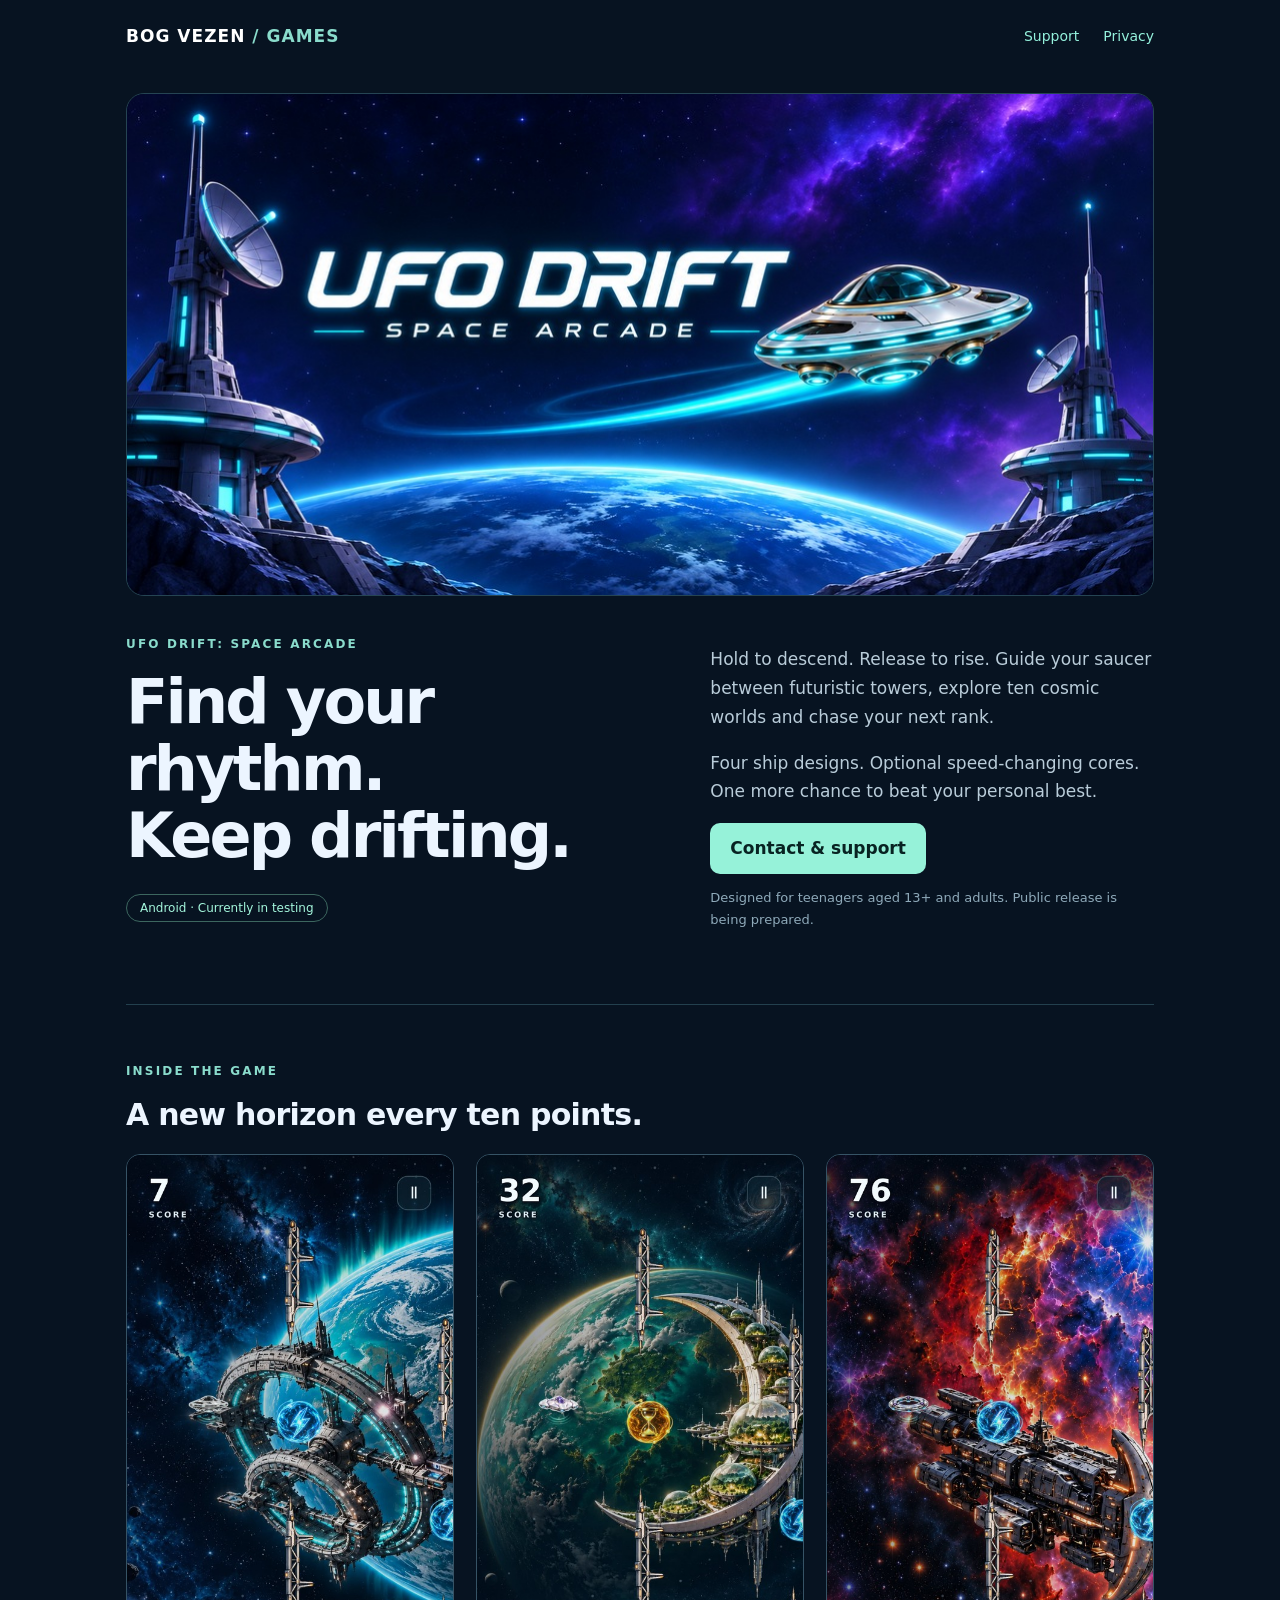
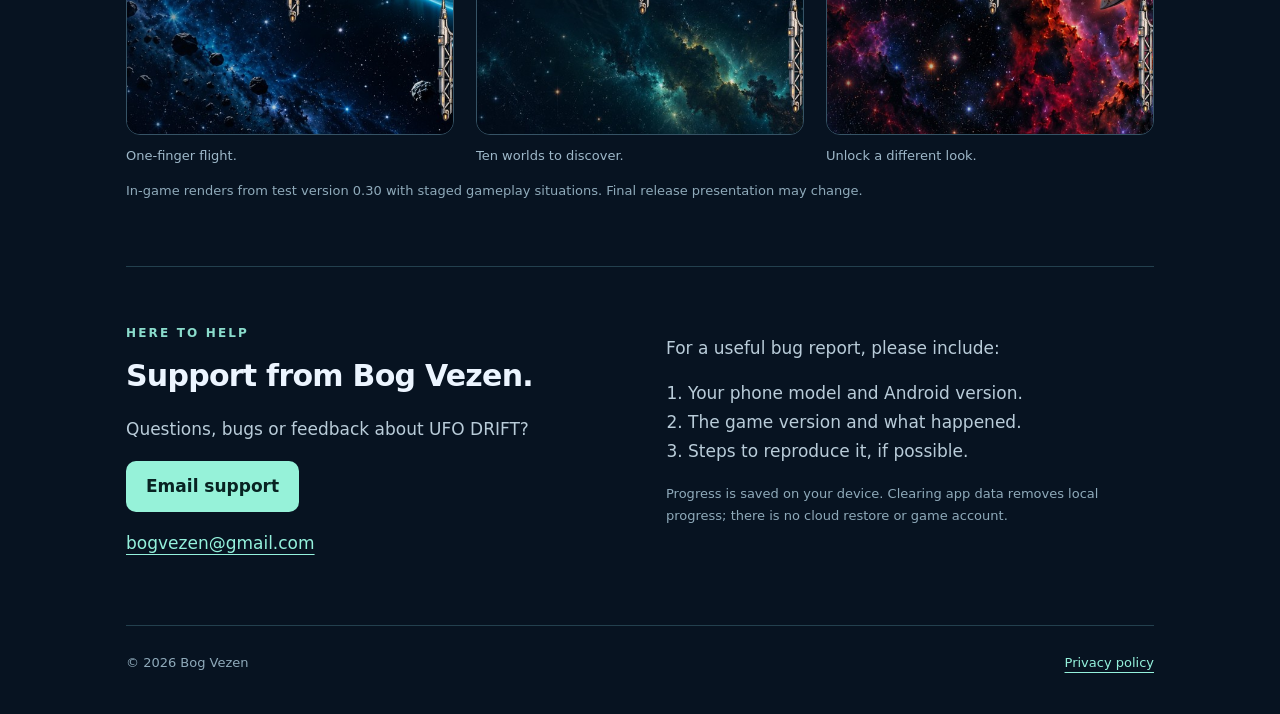
<file: index.html>
<!doctype html><html lang="en"><head><meta charset="utf-8"><meta name="viewport" content="width=device-width,initial-scale=1"><meta name="theme-color" content="#071321"><link rel="icon" href="icon.png"><link rel="stylesheet" href="style.css"><title>UFO DRIFT: Space Arcade · Bog Vezen</title><meta name="description" content="UFO DRIFT by Bog Vezen. A one-finger space arcade game. Game information, support and privacy."></head><body><div class="wrap"><header><a class="brand" href="index.html">BOG VEZEN<span style="color:#8adccc"> / GAMES</span></a><nav aria-label="Main navigation"><a href="index.html#support">Support</a><a href="privacy.html">Privacy</a></nav></header><main><section class="hero"><img class="banner" src="ufo-drift-banner.jpg" width="1024" height="500" alt="UFO DRIFT: Space Arcade — a silver saucer with cyan engines drifting above a planet between antenna towers"><div class="intro"><div><span class="eyebrow">UFO DRIFT: Space Arcade</span><h1>Find your rhythm.<br>Keep drifting.</h1><span class="pill">Android · Currently in testing</span></div><div><p>Hold to descend. Release to rise. Guide your saucer between futuristic towers, explore ten cosmic worlds and chase your next rank.</p><p>Four ship designs. Optional speed-changing cores. One more chance to beat your personal best.</p><a class="button" href="#support">Contact &amp; support</a><p class="note">Designed for teenagers aged 13+ and adults. Public release is being prepared.</p></div></div></section><section class="section" aria-labelledby="worlds"><span class="eyebrow">Inside the game</span><h2 id="worlds">A new horizon every ten points.</h2><div class="screens"><figure><img src="world-1.jpg" width="540" height="960" loading="lazy" alt="Classic Saucer navigating antenna towers in Blue Orbit"><figcaption>One-finger flight.</figcaption></figure><figure><img src="world-2.jpg" width="540" height="960" loading="lazy" alt="Crystal Glider passing towers beside an orbital station"><figcaption>Ten worlds to discover.</figcaption></figure><figure><img src="world-3.jpg" width="540" height="960" loading="lazy" alt="Nova Ring flying through a glowing nebula"><figcaption>Unlock a different look.</figcaption></figure></div><p class="note">In-game renders from test version 0.30 with staged gameplay situations. Final release presentation may change.</p></section><section class="section support" id="support"><div><span class="eyebrow">Here to help</span><h2>Support from Bog Vezen.</h2><p>Questions, bugs or feedback about UFO DRIFT?</p><a class="button" href="mailto:bogvezen@gmail.com?subject=UFO%20DRIFT%20Support">Email support</a><p><a href="mailto:bogvezen@gmail.com">bogvezen@gmail.com</a></p></div><div><p>For a useful bug report, please include:</p><ol><li>Your phone model and Android version.</li><li>The game version and what happened.</li><li>Steps to reproduce it, if possible.</li></ol><p class="note">Progress is saved on your device. Clearing app data removes local progress; there is no cloud restore or game account.</p></div></section></main><footer><span>© 2026 Bog Vezen</span><a href="privacy.html">Privacy policy</a></footer></div></body></html>
</file>
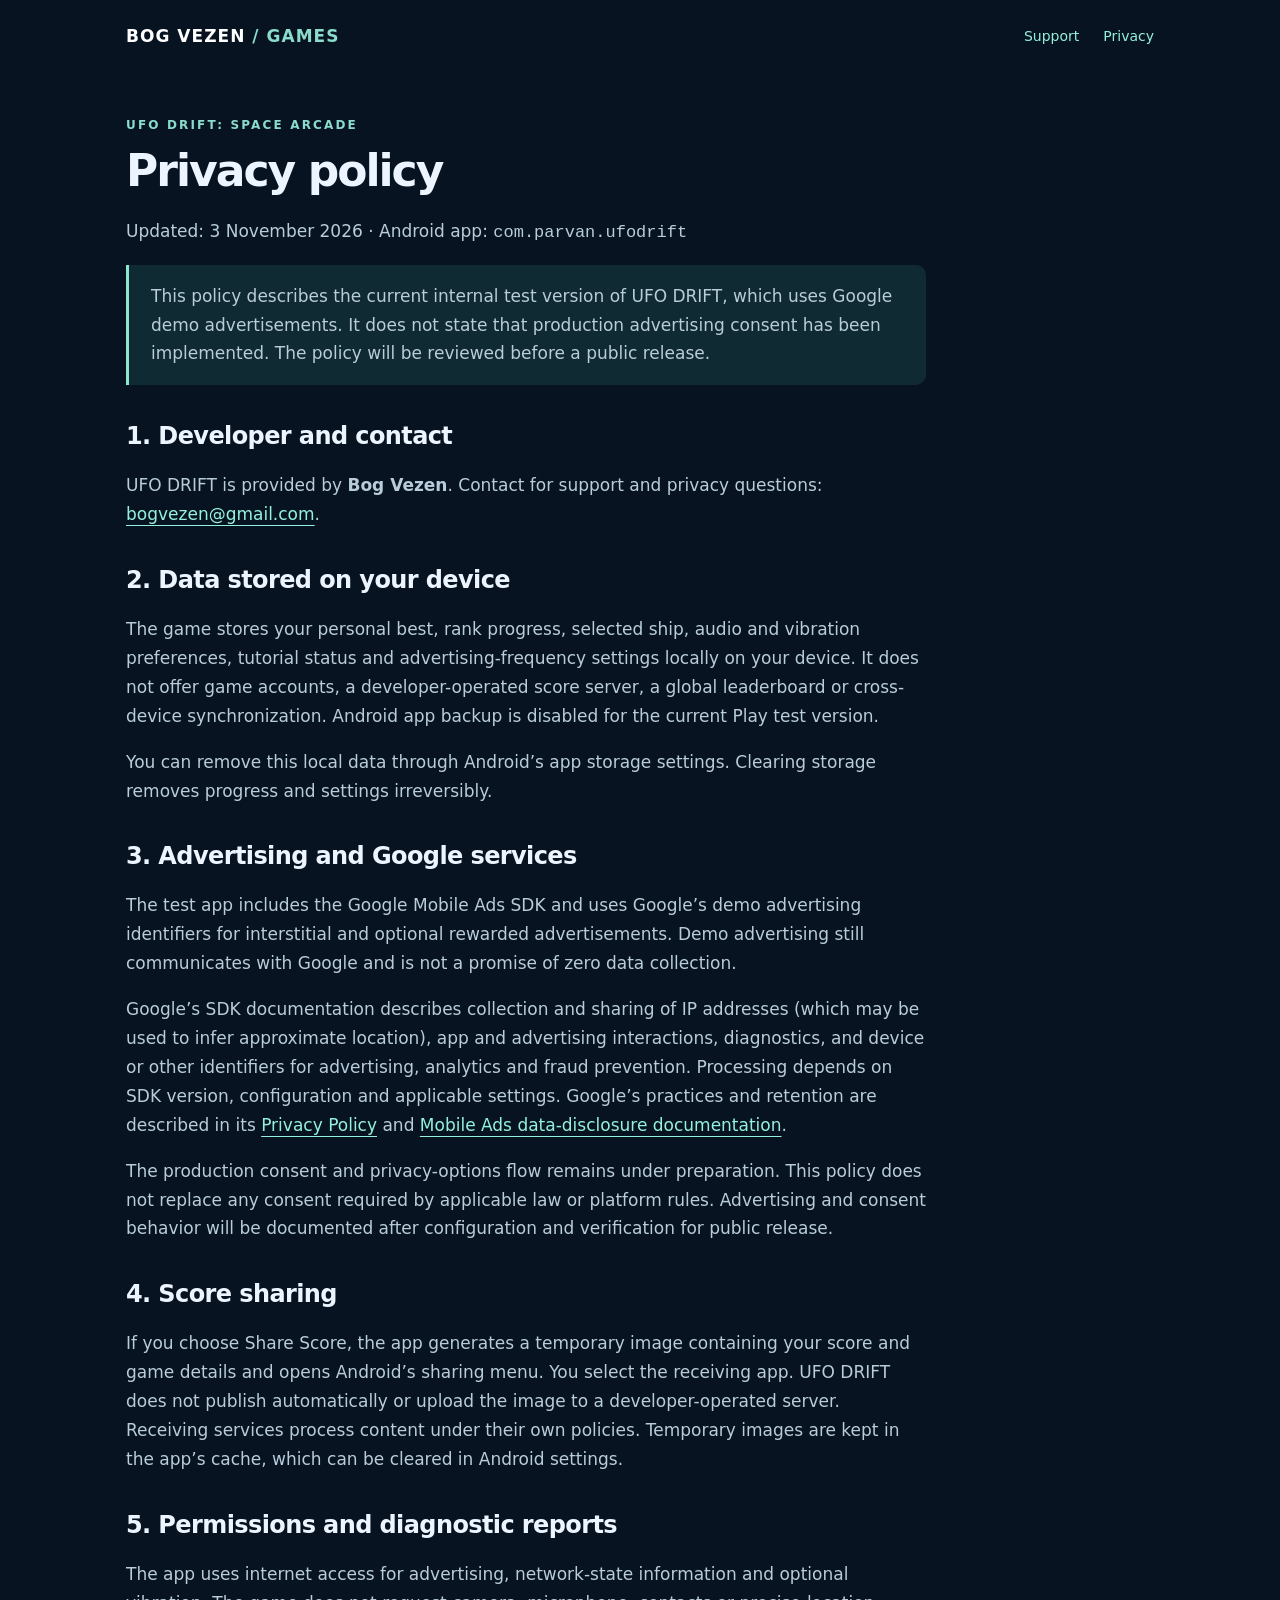
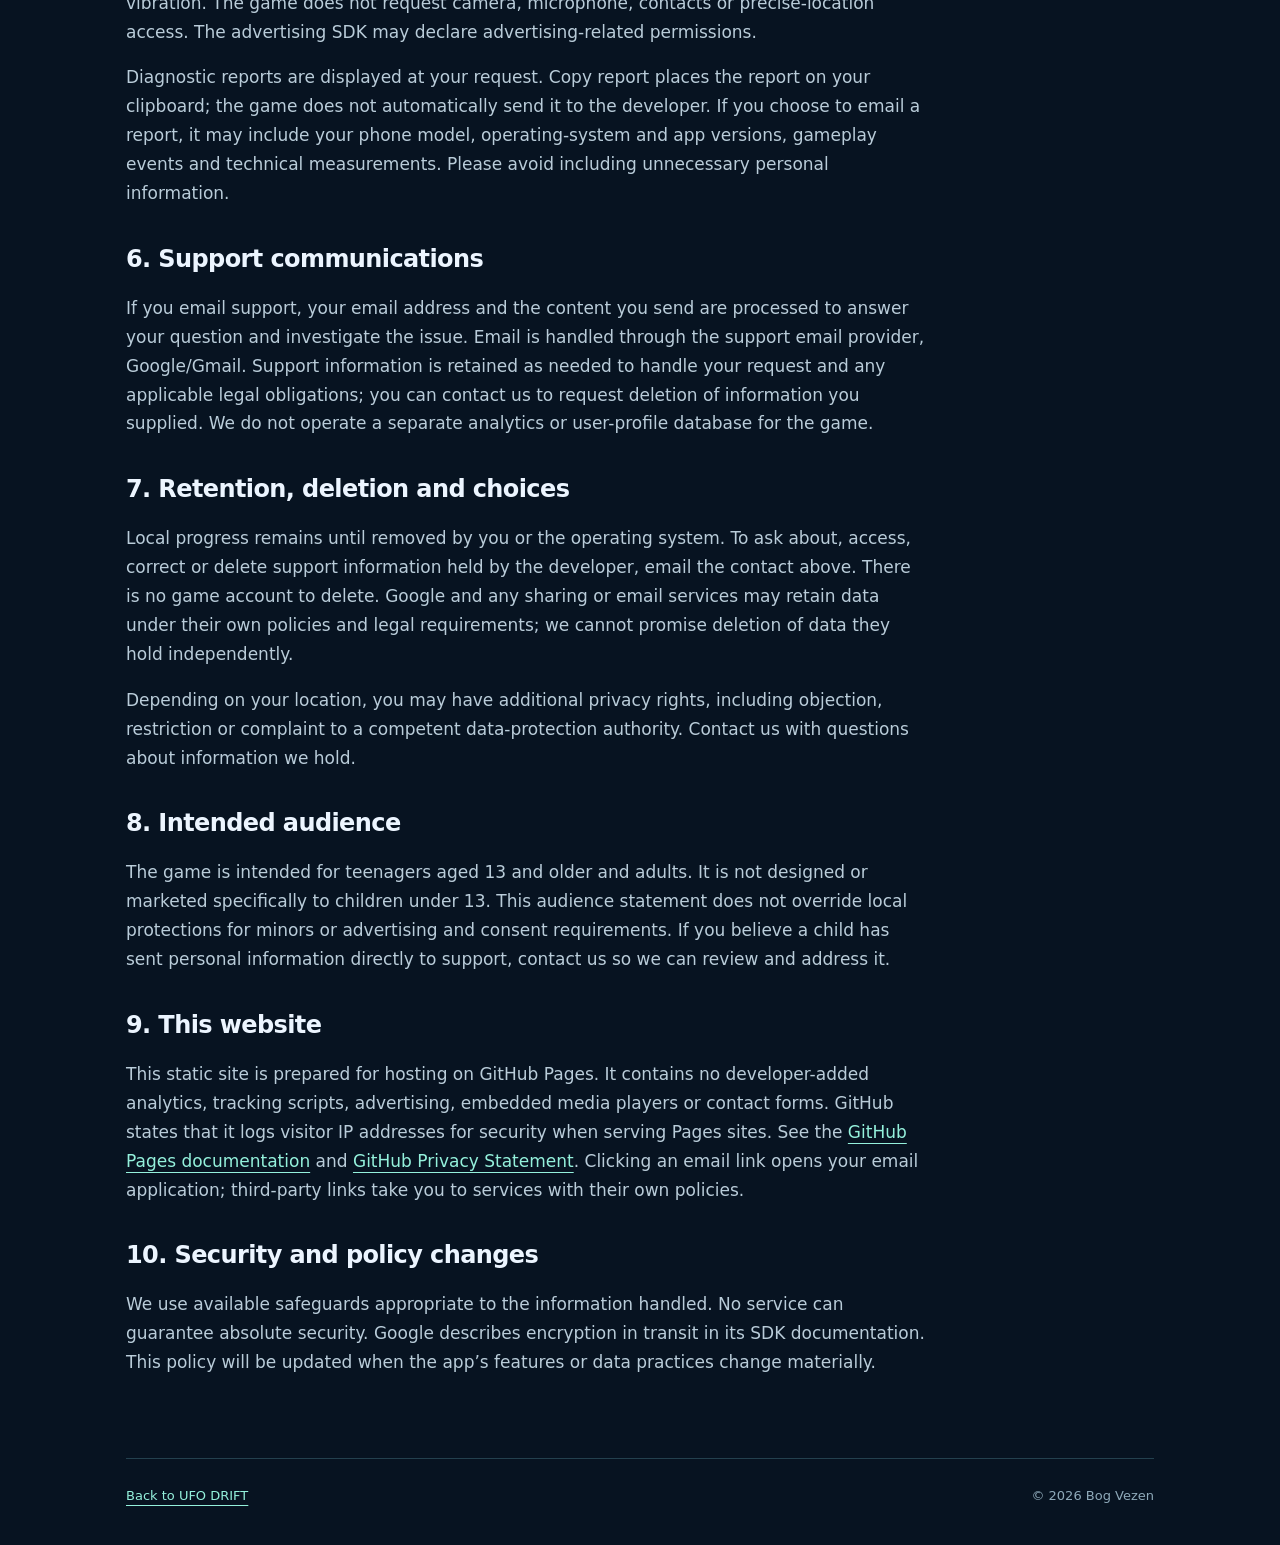
<file: privacy.html>
<!doctype html><html lang="en"><head><meta charset="utf-8"><meta name="viewport" content="width=device-width,initial-scale=1"><meta name="theme-color" content="#071321"><link rel="icon" href="icon.png"><link rel="stylesheet" href="style.css"><title>Privacy policy · UFO DRIFT · Bog Vezen</title></head><body><div class="wrap"><header><a class="brand" href="index.html">BOG VEZEN<span style="color:#8adccc"> / GAMES</span></a><nav aria-label="Main navigation"><a href="index.html#support">Support</a><a href="privacy.html">Privacy</a></nav></header><main class="policy"><p class="eyebrow">UFO DRIFT: Space Arcade</p><h1>Privacy policy</h1><p>Updated: 3 November 2026 · Android app: <code>com.parvan.ufodrift</code></p><p class="notice">This policy describes the current internal test version of UFO DRIFT, which uses Google demo advertisements. It does not state that production advertising consent has been implemented. The policy will be reviewed before a public release.</p>
<h2>1. Developer and contact</h2><p>UFO DRIFT is provided by <strong>Bog Vezen</strong>. Contact for support and privacy questions: <a href="mailto:bogvezen@gmail.com">bogvezen@gmail.com</a>.</p>
<h2>2. Data stored on your device</h2><p>The game stores your personal best, rank progress, selected ship, audio and vibration preferences, tutorial status and advertising-frequency settings locally on your device. It does not offer game accounts, a developer-operated score server, a global leaderboard or cross-device synchronization. Android app backup is disabled for the current Play test version.</p><p>You can remove this local data through Android’s app storage settings. Clearing storage removes progress and settings irreversibly.</p>
<h2>3. Advertising and Google services</h2><p>The test app includes the Google Mobile Ads SDK and uses Google’s demo advertising identifiers for interstitial and optional rewarded advertisements. Demo advertising still communicates with Google and is not a promise of zero data collection.</p><p>Google’s SDK documentation describes collection and sharing of IP addresses (which may be used to infer approximate location), app and advertising interactions, diagnostics, and device or other identifiers for advertising, analytics and fraud prevention. Processing depends on SDK version, configuration and applicable settings. Google’s practices and retention are described in its <a href="https://policies.google.com/privacy">Privacy Policy</a> and <a href="https://developers.google.com/admob/android/privacy/play-data-disclosure">Mobile Ads data-disclosure documentation</a>.</p><p>The production consent and privacy-options flow remains under preparation. This policy does not replace any consent required by applicable law or platform rules. Advertising and consent behavior will be documented after configuration and verification for public release.</p>
<h2>4. Score sharing</h2><p>If you choose Share Score, the app generates a temporary image containing your score and game details and opens Android’s sharing menu. You select the receiving app. UFO DRIFT does not publish automatically or upload the image to a developer-operated server. Receiving services process content under their own policies. Temporary images are kept in the app’s cache, which can be cleared in Android settings.</p>
<h2>5. Permissions and diagnostic reports</h2><p>The app uses internet access for advertising, network-state information and optional vibration. The game does not request camera, microphone, contacts or precise-location access. The advertising SDK may declare advertising-related permissions.</p><p>Diagnostic reports are displayed at your request. Copy report places the report on your clipboard; the game does not automatically send it to the developer. If you choose to email a report, it may include your phone model, operating-system and app versions, gameplay events and technical measurements. Please avoid including unnecessary personal information.</p>
<h2>6. Support communications</h2><p>If you email support, your email address and the content you send are processed to answer your question and investigate the issue. Email is handled through the support email provider, Google/Gmail. Support information is retained as needed to handle your request and any applicable legal obligations; you can contact us to request deletion of information you supplied. We do not operate a separate analytics or user-profile database for the game.</p>
<h2>7. Retention, deletion and choices</h2><p>Local progress remains until removed by you or the operating system. To ask about, access, correct or delete support information held by the developer, email the contact above. There is no game account to delete. Google and any sharing or email services may retain data under their own policies and legal requirements; we cannot promise deletion of data they hold independently.</p><p>Depending on your location, you may have additional privacy rights, including objection, restriction or complaint to a competent data-protection authority. Contact us with questions about information we hold.</p>
<h2>8. Intended audience</h2><p>The game is intended for teenagers aged 13 and older and adults. It is not designed or marketed specifically to children under 13. This audience statement does not override local protections for minors or advertising and consent requirements. If you believe a child has sent personal information directly to support, contact us so we can review and address it.</p>
<h2>9. This website</h2><p>This static site is prepared for hosting on GitHub Pages. It contains no developer-added analytics, tracking scripts, advertising, embedded media players or contact forms. GitHub states that it logs visitor IP addresses for security when serving Pages sites. See the <a href="https://docs.github.com/en/pages/getting-started-with-github-pages/what-is-github-pages#data-collection">GitHub Pages documentation</a> and <a href="https://docs.github.com/en/site-policy/privacy-policies/github-general-privacy-statement">GitHub Privacy Statement</a>. Clicking an email link opens your email application; third-party links take you to services with their own policies.</p>
<h2>10. Security and policy changes</h2><p>We use available safeguards appropriate to the information handled. No service can guarantee absolute security. Google describes encryption in transit in its SDK documentation. This policy will be updated when the app’s features or data practices change materially.</p></main><footer><a href="index.html">Back to UFO DRIFT</a><span>© 2026 Bog Vezen</span></footer></div></body></html>
</file>
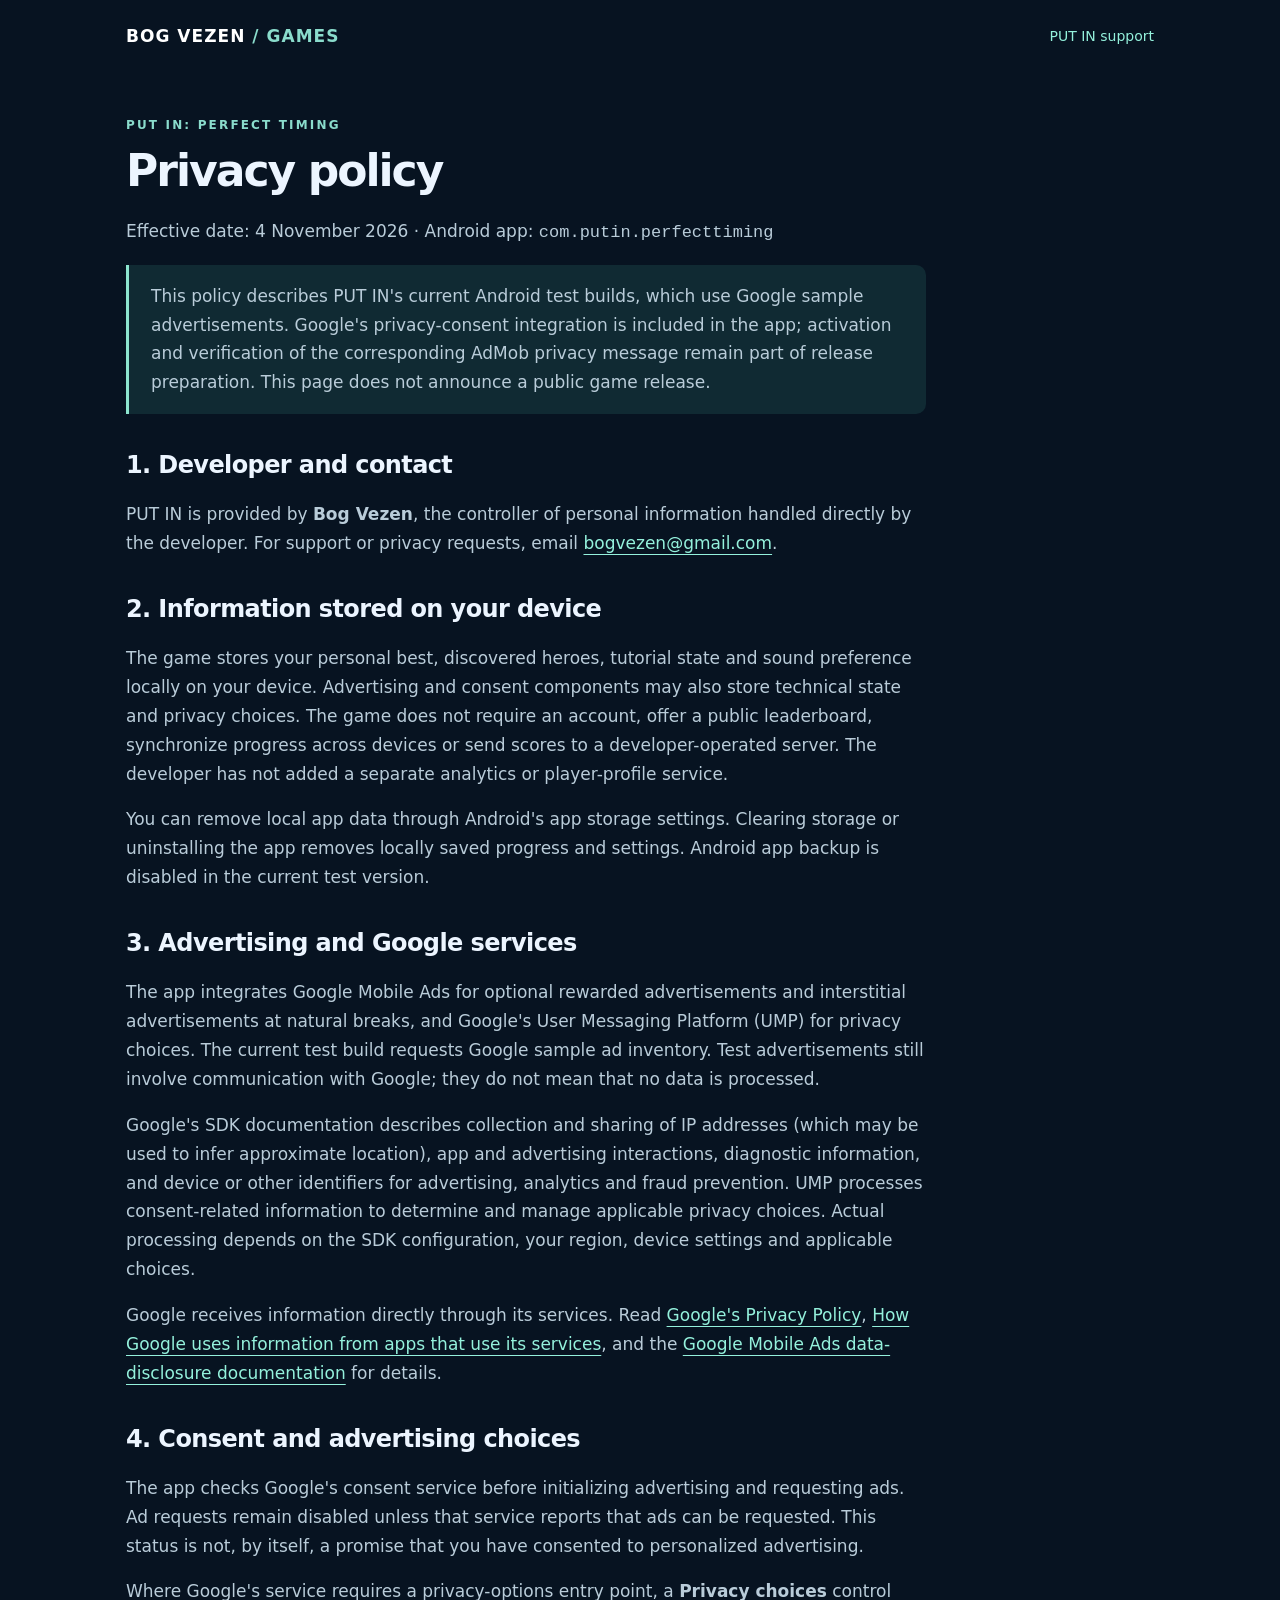
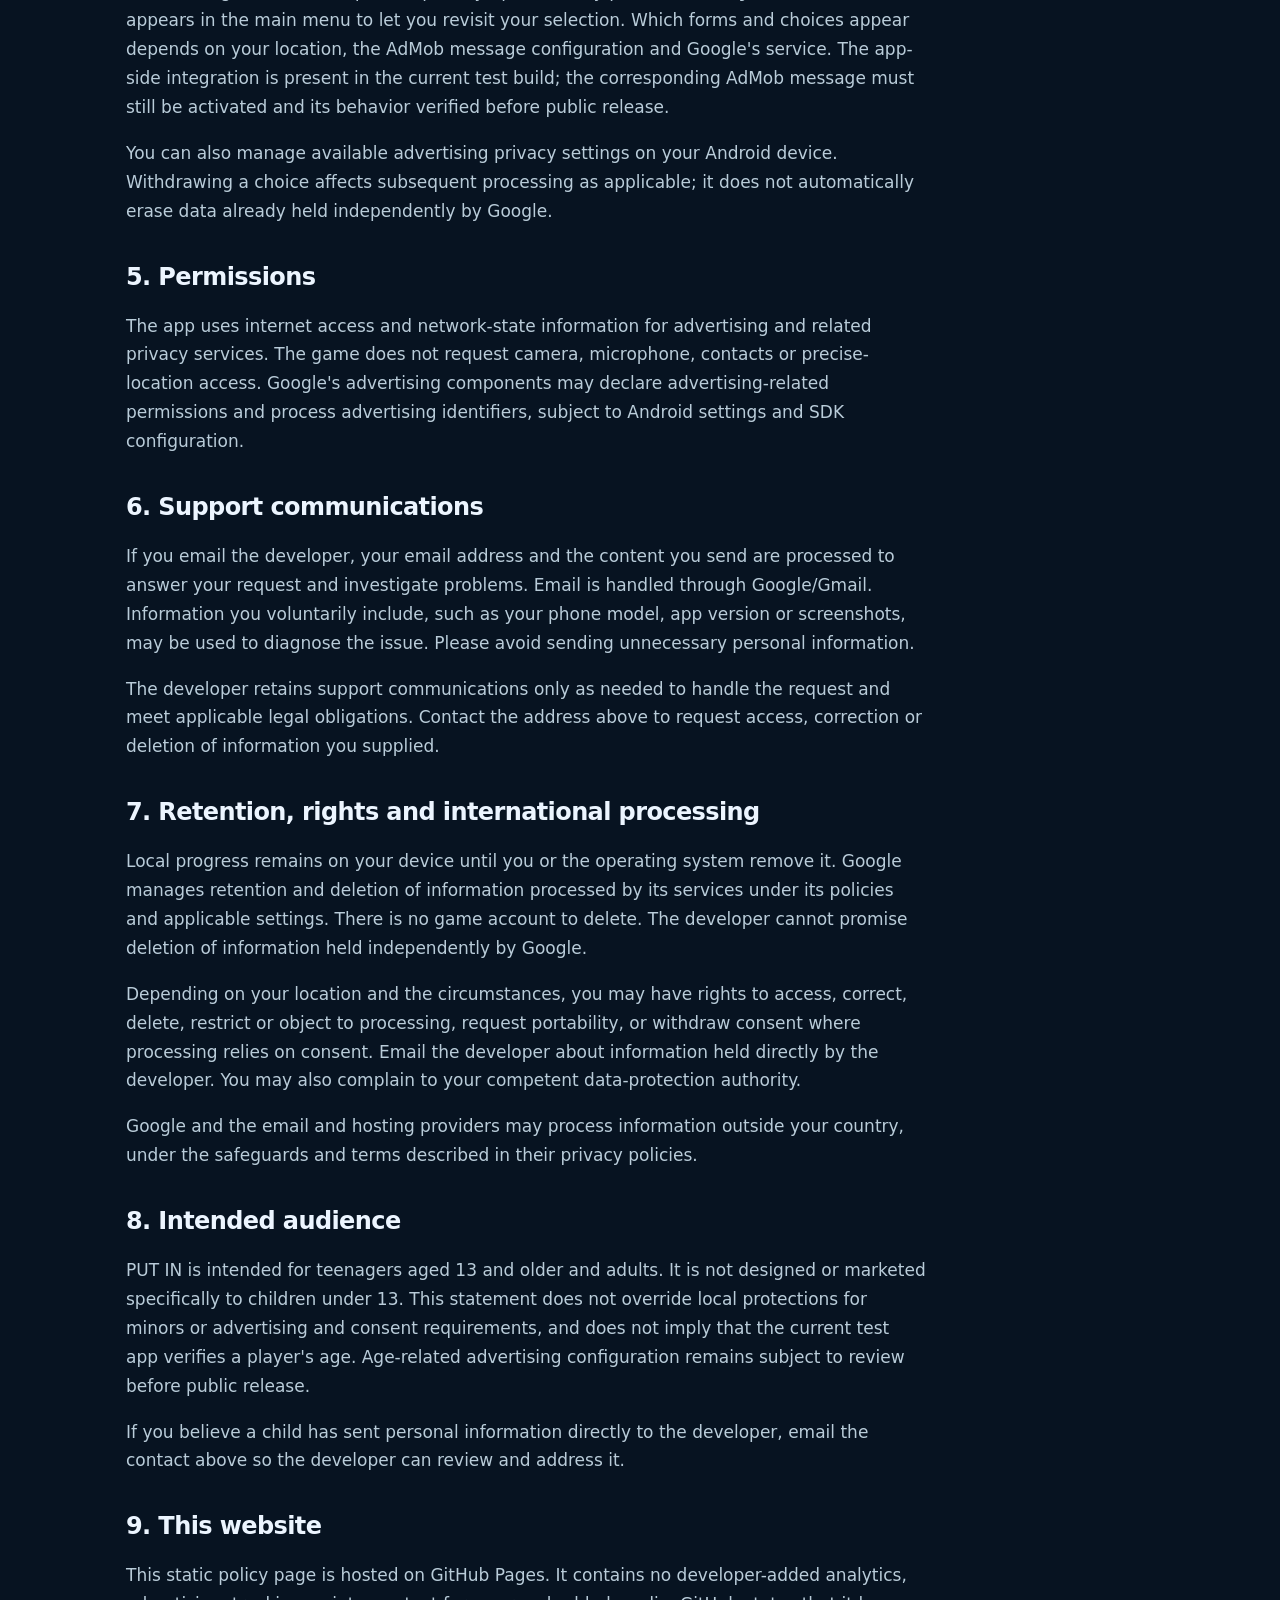
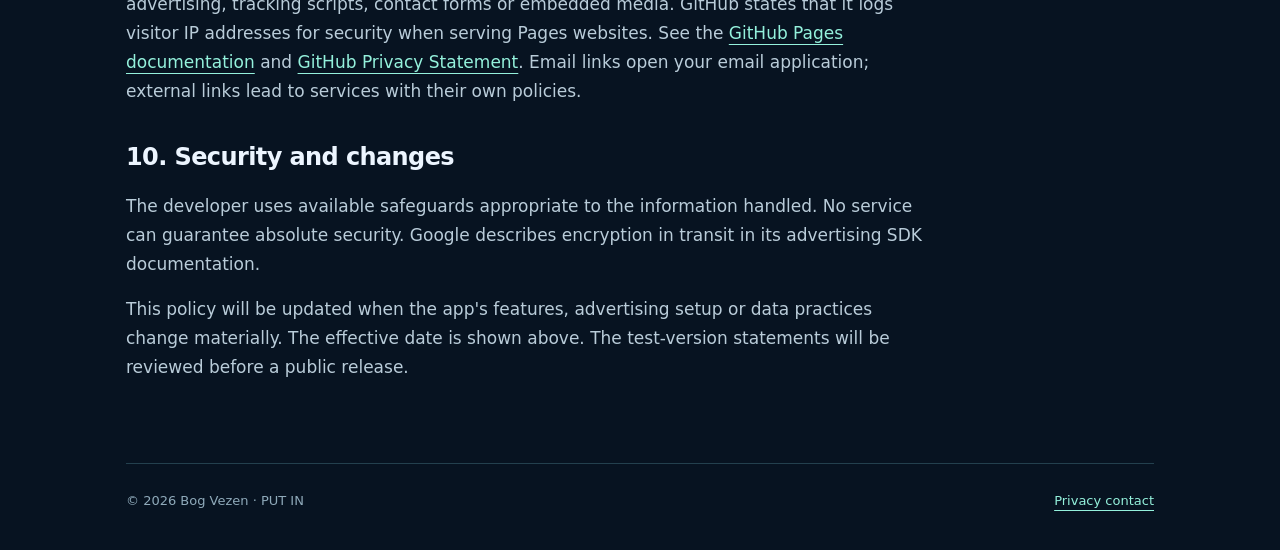
<file: put-in-privacy.html>
<!doctype html>
<html lang="en">
<head>
<meta charset="utf-8">
<meta name="viewport" content="width=device-width,initial-scale=1">
<meta name="theme-color" content="#071321">
<meta name="description" content="Privacy policy for PUT IN: Perfect Timing by Bog Vezen.">
<link rel="stylesheet" href="style.css">
<title>Privacy policy · PUT IN · Bog Vezen</title>
<style>code{overflow-wrap:anywhere}header{flex-wrap:wrap}.policy{overflow-wrap:anywhere}</style>
</head>
<body><div class="wrap">
<header><a class="brand" href="index.html">BOG VEZEN<span style="color:#8adccc"> / GAMES</span></a><nav aria-label="Main navigation"><a href="mailto:bogvezen@gmail.com?subject=PUT%20IN%20Support">PUT IN support</a></nav></header>
<main class="policy">
<p class="eyebrow">PUT IN: Perfect Timing</p>
<h1>Privacy policy</h1>
<p>Effective date: 4 November 2026 · Android app: <code>com.putin.perfecttiming</code></p>
<p class="notice">This policy describes PUT IN's current Android test builds, which use Google sample advertisements. Google's privacy-consent integration is included in the app; activation and verification of the corresponding AdMob privacy message remain part of release preparation. This page does not announce a public game release.</p>

<h2>1. Developer and contact</h2>
<p>PUT IN is provided by <strong>Bog Vezen</strong>, the controller of personal information handled directly by the developer. For support or privacy requests, email <a href="mailto:bogvezen@gmail.com">bogvezen@gmail.com</a>.</p>

<h2>2. Information stored on your device</h2>
<p>The game stores your personal best, discovered heroes, tutorial state and sound preference locally on your device. Advertising and consent components may also store technical state and privacy choices. The game does not require an account, offer a public leaderboard, synchronize progress across devices or send scores to a developer-operated server. The developer has not added a separate analytics or player-profile service.</p>
<p>You can remove local app data through Android's app storage settings. Clearing storage or uninstalling the app removes locally saved progress and settings. Android app backup is disabled in the current test version.</p>

<h2>3. Advertising and Google services</h2>
<p>The app integrates Google Mobile Ads for optional rewarded advertisements and interstitial advertisements at natural breaks, and Google's User Messaging Platform (UMP) for privacy choices. The current test build requests Google sample ad inventory. Test advertisements still involve communication with Google; they do not mean that no data is processed.</p>
<p>Google's SDK documentation describes collection and sharing of IP addresses (which may be used to infer approximate location), app and advertising interactions, diagnostic information, and device or other identifiers for advertising, analytics and fraud prevention. UMP processes consent-related information to determine and manage applicable privacy choices. Actual processing depends on the SDK configuration, your region, device settings and applicable choices.</p>
<p>Google receives information directly through its services. Read <a href="https://policies.google.com/privacy">Google's Privacy Policy</a>, <a href="https://policies.google.com/technologies/partner-sites">How Google uses information from apps that use its services</a>, and the <a href="https://developers.google.com/admob/android/privacy/play-data-disclosure">Google Mobile Ads data-disclosure documentation</a> for details.</p>

<h2>4. Consent and advertising choices</h2>
<p>The app checks Google's consent service before initializing advertising and requesting ads. Ad requests remain disabled unless that service reports that ads can be requested. This status is not, by itself, a promise that you have consented to personalized advertising.</p>
<p>Where Google's service requires a privacy-options entry point, a <strong>Privacy choices</strong> control appears in the main menu to let you revisit your selection. Which forms and choices appear depends on your location, the AdMob message configuration and Google's service. The app-side integration is present in the current test build; the corresponding AdMob message must still be activated and its behavior verified before public release.</p>
<p>You can also manage available advertising privacy settings on your Android device. Withdrawing a choice affects subsequent processing as applicable; it does not automatically erase data already held independently by Google.</p>

<h2>5. Permissions</h2>
<p>The app uses internet access and network-state information for advertising and related privacy services. The game does not request camera, microphone, contacts or precise-location access. Google's advertising components may declare advertising-related permissions and process advertising identifiers, subject to Android settings and SDK configuration.</p>

<h2>6. Support communications</h2>
<p>If you email the developer, your email address and the content you send are processed to answer your request and investigate problems. Email is handled through Google/Gmail. Information you voluntarily include, such as your phone model, app version or screenshots, may be used to diagnose the issue. Please avoid sending unnecessary personal information.</p>
<p>The developer retains support communications only as needed to handle the request and meet applicable legal obligations. Contact the address above to request access, correction or deletion of information you supplied.</p>

<h2>7. Retention, rights and international processing</h2>
<p>Local progress remains on your device until you or the operating system remove it. Google manages retention and deletion of information processed by its services under its policies and applicable settings. There is no game account to delete. The developer cannot promise deletion of information held independently by Google.</p>
<p>Depending on your location and the circumstances, you may have rights to access, correct, delete, restrict or object to processing, request portability, or withdraw consent where processing relies on consent. Email the developer about information held directly by the developer. You may also complain to your competent data-protection authority.</p>
<p>Google and the email and hosting providers may process information outside your country, under the safeguards and terms described in their privacy policies.</p>

<h2>8. Intended audience</h2>
<p>PUT IN is intended for teenagers aged 13 and older and adults. It is not designed or marketed specifically to children under 13. This statement does not override local protections for minors or advertising and consent requirements, and does not imply that the current test app verifies a player's age. Age-related advertising configuration remains subject to review before public release.</p>
<p>If you believe a child has sent personal information directly to the developer, email the contact above so the developer can review and address it.</p>

<h2>9. This website</h2>
<p>This static policy page is hosted on GitHub Pages. It contains no developer-added analytics, advertising, tracking scripts, contact forms or embedded media. GitHub states that it logs visitor IP addresses for security when serving Pages websites. See the <a href="https://docs.github.com/en/pages/getting-started-with-github-pages/what-is-github-pages#data-collection">GitHub Pages documentation</a> and <a href="https://docs.github.com/en/site-policy/privacy-policies/github-general-privacy-statement">GitHub Privacy Statement</a>. Email links open your email application; external links lead to services with their own policies.</p>

<h2>10. Security and changes</h2>
<p>The developer uses available safeguards appropriate to the information handled. No service can guarantee absolute security. Google describes encryption in transit in its advertising SDK documentation.</p>
<p>This policy will be updated when the app's features, advertising setup or data practices change materially. The effective date is shown above. The test-version statements will be reviewed before a public release.</p>
</main>
<footer><span>© 2026 Bog Vezen · PUT IN</span><a href="mailto:bogvezen@gmail.com?subject=PUT%20IN%20Privacy">Privacy contact</a></footer>
</div></body></html>
</file>
<file: style.css>
*{box-sizing:border-box}html{scroll-behavior:smooth}body{margin:0;background:#071321;color:#ecf5ff;font:17px/1.7 system-ui,-apple-system,BlinkMacSystemFont,"Segoe UI",sans-serif}a{color:#94f1dc;text-underline-offset:5px}a:focus-visible{outline:3px solid #f5cd8e;outline-offset:6px}.wrap{max-width:1080px;margin:auto;padding:0 26px}header{display:flex;justify-content:space-between;gap:20px;align-items:center;padding:22px 0}header a{text-decoration:none}nav{display:flex;gap:24px;font-size:14px}.brand{color:#fff;font-weight:750;letter-spacing:.06em}.hero{padding:20px 0 60px}.banner{width:100%;height:auto;border:1px solid #254453;border-radius:18px;display:block}.eyebrow{color:#8adccc;text-transform:uppercase;font-size:12px;letter-spacing:.18em;font-weight:700}.intro{display:grid;grid-template-columns:1.2fr 1fr;gap:52px;align-items:start;padding:32px 0 0}h1{font-size:clamp(36px,5vw,62px);line-height:1.08;letter-spacing:-.045em;margin:12px 0 22px}h2{font-size:30px;line-height:1.25;letter-spacing:-.025em;margin:12px 0 20px}p{color:#b9ccd9}.button{display:inline-block;text-decoration:none;background:#96f2d9;color:#082322;border-radius:10px;padding:11px 20px;font-weight:700}.note{font-size:13px;color:#8faaba}.section{padding:50px 0;border-top:1px solid #23404e}.screens{display:grid;grid-template-columns:repeat(3,1fr);gap:22px}.screens img{width:100%;height:auto;display:block;border-radius:14px;border:1px solid #365365}.screens figure{margin:0}.screens figcaption{color:#9eb8c9;font-size:13px;margin-top:10px}.support{display:grid;grid-template-columns:1fr 1fr;gap:52px}.support ol{padding-left:22px;color:#b9ccd9}.pill{border:1px solid #3c675f;color:#a4f7dd;border-radius:99px;display:inline-block;padding:3px 13px;font-size:12px}footer{border-top:1px solid #23404e;padding:26px 0 40px;color:#8faaba;font-size:13px;display:flex;justify-content:space-between;gap:20px}.policy{max-width:800px;padding-top:30px;padding-bottom:64px}.policy h1{font-size:44px}.policy h2{font-size:24px;margin-top:36px}.notice{padding:17px 22px;border-left:3px solid #8de5cf;background:#102a33;border-radius:0 10px 10px 0}.policy li{color:#b9ccd9}@media(max-width:650px){.wrap{padding:0 18px}header{align-items:flex-start}nav{gap:14px;font-size:12px}.intro,.support{grid-template-columns:1fr;gap:10px}.screens{gap:10px}.screens figcaption{font-size:11px}.section{padding:32px 0}.hero{padding-bottom:36px}footer{flex-direction:column;gap:6px}.policy h1{font-size:36px}}
</file>
